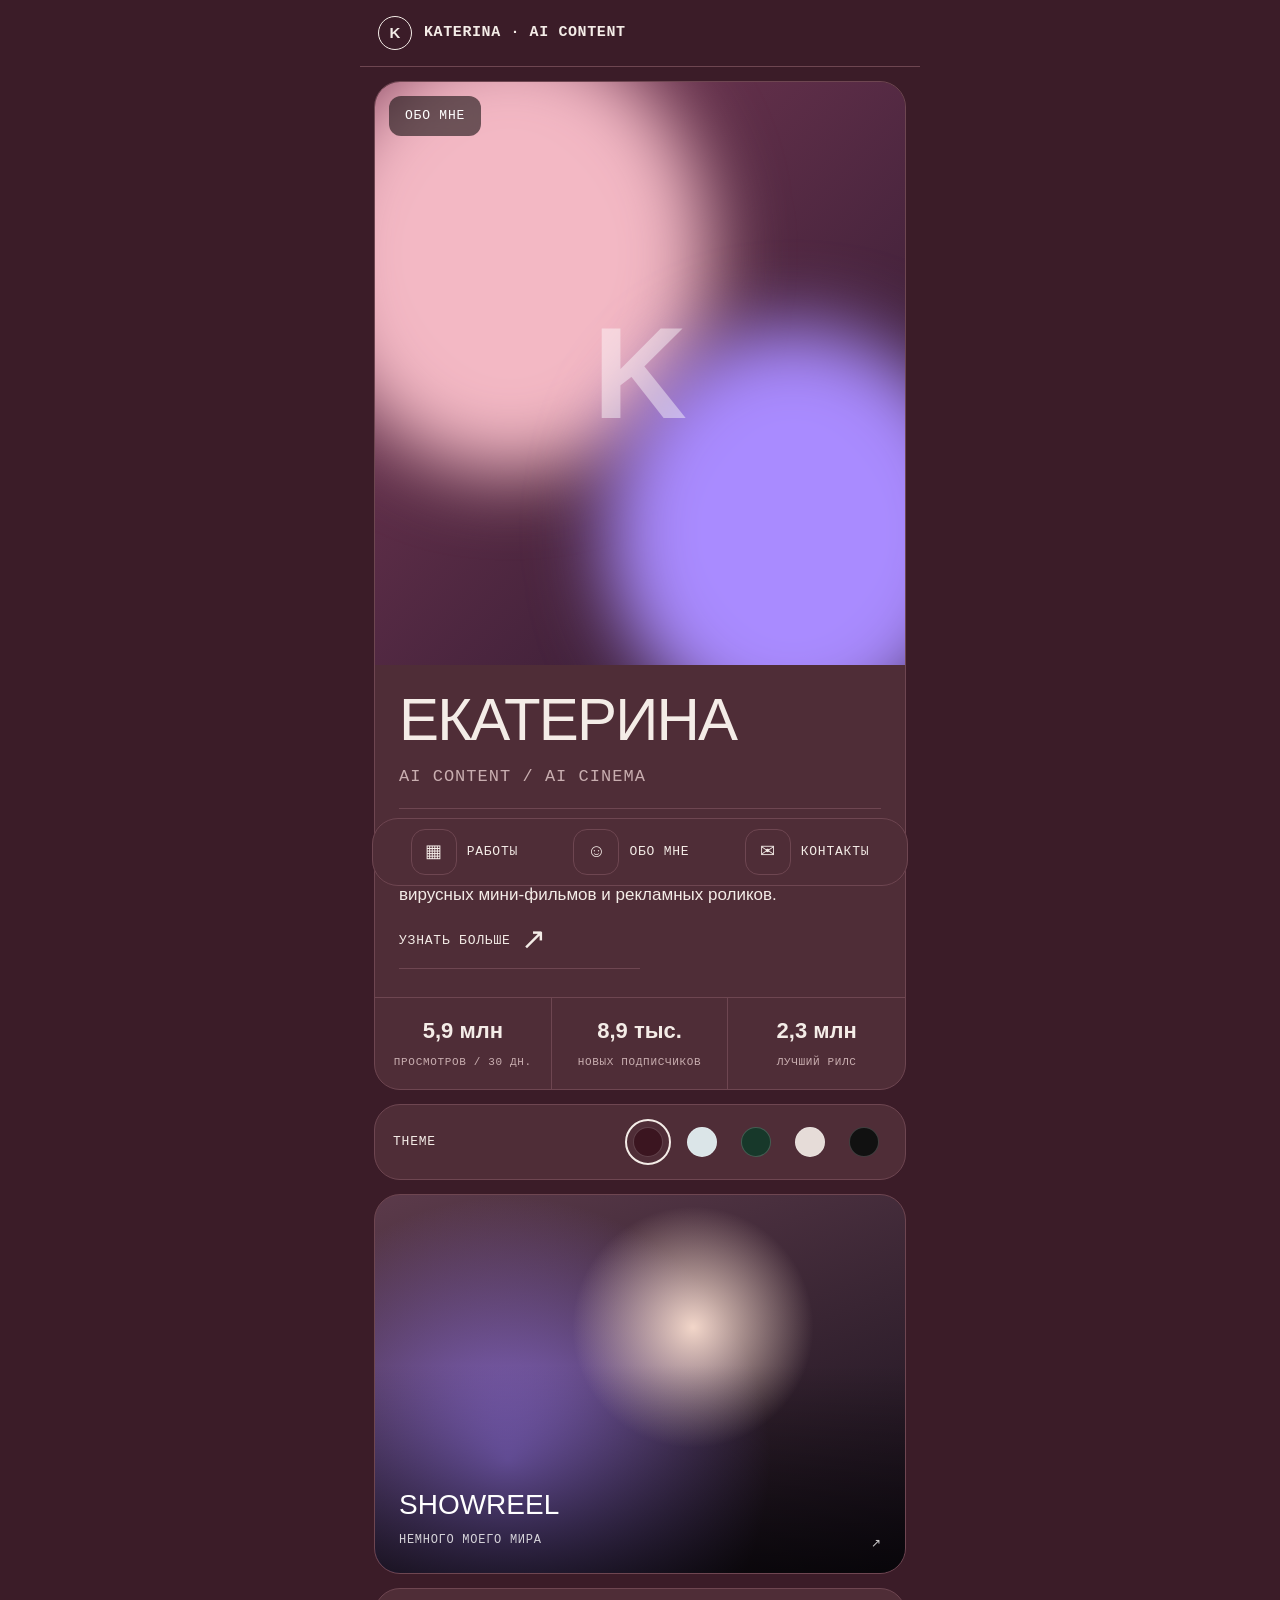
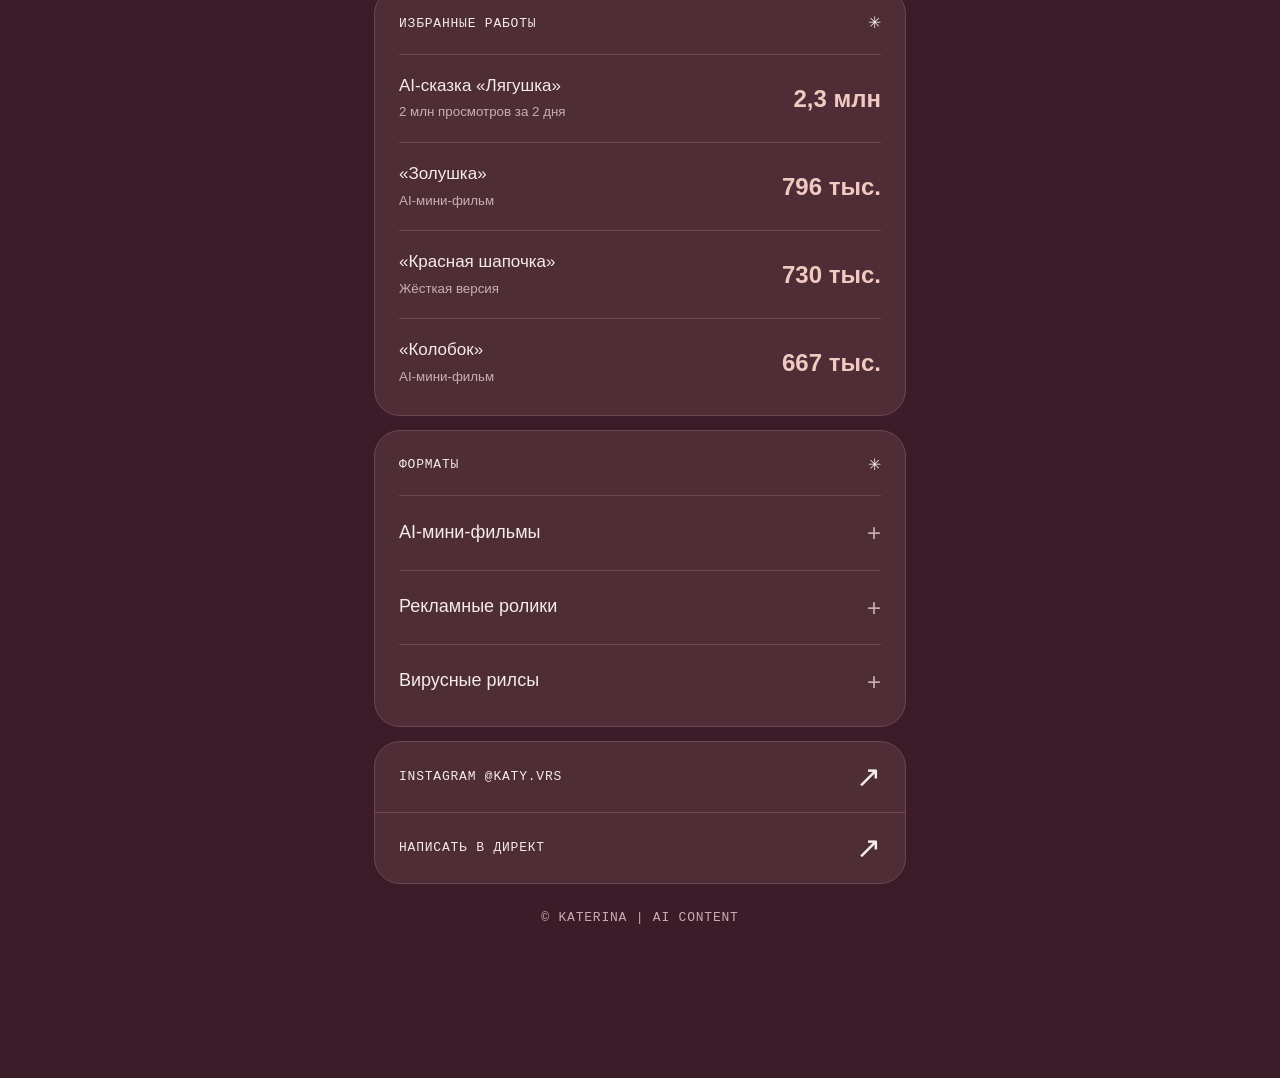
<file: index.html>
<!DOCTYPE html>
<html lang="ru">
<head>
<meta charset="utf-8">
<meta name="viewport" content="width=device-width, initial-scale=1, viewport-fit=cover">
<title>Екатерина | AI Content — кино без камеры и студии</title>
<style>
:root{--bg:#3b1c28;--card:#4f2d37;--line:#6e4651;--text:#f4ece7;--muted:#c9aeb0;--accent:#f0c9c0;box-sizing:border-box;padding-top:env(safe-area-inset-top,0px)}
:root[data-theme="ice"]{--bg:#dfe7ea;--card:#eef3f5;--line:#bccdd3;--text:#1b2a30;--muted:#5d7078;--accent:#3e6b7a}
:root[data-theme="green"]{--bg:#12301f;--card:#1c4430;--line:#34624a;--text:#e8f1ea;--muted:#9fbfaa;--accent:#bfe3c9}
:root[data-theme="cream"]{--bg:#ece3df;--card:#f6efec;--line:#d6c8c2;--text:#2a1f1f;--muted:#7a6a68;--accent:#a8554a}
:root[data-theme="black"]{--bg:#0c0c0c;--card:#1a1a1a;--line:#333;--text:#f2f2f2;--muted:#9a9a9a;--accent:#fff}
*{box-sizing:border-box}
html{scroll-behavior:smooth;scroll-padding-top:16px}
body{margin:0;background:var(--bg);color:var(--text);font-family:"Helvetica Neue",Helvetica,Arial,sans-serif;line-height:1.55;transition:background .3s,color .3s}
.mono{font-family:ui-monospace,"SF Mono",Menlo,Consolas,monospace;text-transform:uppercase;letter-spacing:.06em;font-size:13px}
.wrap{max-width:560px;margin:0 auto;padding:0 14px 130px}
.top{display:flex;align-items:center;gap:12px;padding:16px 4px;border-bottom:1px solid var(--line);margin:0 -14px 14px;padding-left:18px}
.top b{font-size:15px;letter-spacing:.04em}
.logo{width:34px;height:34px;border-radius:50%;border:1.5px solid var(--text);display:grid;place-items:center;font-weight:700;font-size:15px}
.card{background:var(--card);border:1px solid var(--line);border-radius:26px;margin-bottom:14px;overflow:hidden;transition:background .3s}
.photo{position:relative;aspect-ratio:1/1.1;overflow:hidden;background:linear-gradient(135deg,#7a3a55,#2c1830)}
.photo::before,.photo::after{content:"";position:absolute;border-radius:50%;filter:blur(38px);animation:float 9s ease-in-out infinite alternate}
.photo::before{width:75%;height:75%;left:-12%;top:-8%;background:#f3b8c4}
.photo::after{width:70%;height:70%;right:-14%;bottom:-12%;background:#a98bff;animation-duration:13s;animation-direction:alternate-reverse}
@keyframes float{to{transform:translate(28%,20%) scale(1.3)}}
.mk{position:absolute;inset:0;z-index:1;display:grid;place-items:center;font-size:130px;font-weight:800;color:#ffffff70;animation:pulse 4s ease-in-out infinite}
@keyframes pulse{50%{transform:scale(1.08);opacity:.6}}
.reel{background-size:170% 170%;animation:pan 12s ease-in-out infinite alternate}
@keyframes pan{to{background-position:100% 100%}}
.rv{opacity:0;transform:translateY(26px);transition:opacity .7s ease,transform .7s ease}
.rv.in{opacity:1;transform:none}
@media (prefers-reduced-motion:reduce){*{animation:none!important;transition:none!important}.rv{opacity:1;transform:none}}
.pill{position:absolute;top:14px;left:14px;z-index:2;padding:10px 16px;border-radius:12px;background:#0000008c;color:#fff;backdrop-filter:blur(6px)}
.body{padding:26px 24px 28px}
h1{font-size:clamp(34px,11vw,60px);line-height:.95;margin:0 0 16px;letter-spacing:-.03em;font-weight:500;text-transform:uppercase}
.role{color:var(--muted);margin:0 0 20px}
hr{border:0;border-top:1px solid var(--line);margin:0 0 20px}
.body p{margin:0 0 18px;font-size:17px}
.more{display:inline-flex;gap:10px;align-items:center;color:var(--text);text-decoration:none;padding-bottom:12px;border-bottom:1px solid var(--line);min-width:50%}
.stats{display:grid;grid-template-columns:repeat(3,1fr);gap:0;border-top:1px solid var(--line)}
.stats div{padding:16px 10px;text-align:center;border-right:1px solid var(--line)}
.stats div:last-child{border:0}
.stats b{display:block;font-size:22px;font-weight:600}
.stats span{color:var(--muted);font-size:11px}
.theme{display:flex;align-items:center;justify-content:space-between;padding:14px 18px}
.dots{display:flex;gap:8px}
.dot{width:46px;height:46px;border-radius:50%;border:2px solid transparent;background:transparent;display:grid;place-items:center;cursor:pointer;padding:0}
.dot i{width:30px;height:30px;border-radius:50%;display:block;border:1px solid #ffffff30}
.dot[aria-pressed="true"]{border-color:var(--text)}
.reel{position:relative;min-height:380px;display:flex;align-items:flex-end;text-decoration:none;color:#fff;background:radial-gradient(circle at 60% 35%,#f2d6c9 0,transparent 30%),radial-gradient(circle at 25% 70%,#8a6bd1 0,transparent 55%),linear-gradient(160deg,#5b3a4a,#17101c)}
.reel::before{content:"";position:absolute;inset:0;background:linear-gradient(transparent 45%,#000000a8)}
.reel div{position:relative;display:flex;justify-content:space-between;align-items:flex-end;width:100%;padding:24px}
.reel h2{margin:0;font-size:28px;font-weight:500;text-transform:uppercase}
.reel span{display:block;opacity:.8;margin-top:4px;font-size:12px}
.arrow{font-size:30px;line-height:1}
.sec{padding:22px 24px 8px}
.sec>.h{display:flex;justify-content:space-between;align-items:center;padding-bottom:18px;border-bottom:1px solid var(--line)}
details{border-bottom:1px solid var(--line)}
details:last-child{border:0}
summary{list-style:none;cursor:pointer;display:flex;justify-content:space-between;align-items:center;padding:18px 0;font-size:18px}
summary::-webkit-details-marker{display:none}
summary::after{content:"+";font-size:24px;color:var(--muted)}
details[open] summary::after{content:"–"}
details p{margin:0 0 18px;color:var(--muted);font-size:15px}
.work{display:flex;justify-content:space-between;gap:12px;align-items:center;padding:18px 0;border-bottom:1px solid var(--line)}
.work:last-child{border:0}
.work b{display:block;font-size:17px;font-weight:500}
.work small{color:var(--muted)}
.work .n{font-size:24px;font-weight:600;color:var(--accent);white-space:nowrap}
.btn{display:flex;justify-content:space-between;align-items:center;padding:20px 24px;color:var(--text);text-decoration:none;border-bottom:1px solid var(--line);font-size:17px}
.btn:last-child{border:0}
nav{position:fixed;left:0;right:0;bottom:calc(14px + env(safe-area-inset-bottom,0px));z-index:20;display:flex;justify-content:center;padding:0 12px;pointer-events:none}
nav div{pointer-events:auto;width:100%;max-width:536px;display:flex;justify-content:space-around;padding:10px;border-radius:26px;background:var(--card);border:1px solid var(--line);backdrop-filter:blur(10px)}
nav a{display:flex;align-items:center;gap:10px;color:var(--text);text-decoration:none;font-size:11px}
nav a span:first-child{width:46px;height:46px;border-radius:14px;border:1px solid var(--line);display:grid;place-items:center;font-size:18px}
footer{text-align:center;color:var(--muted);font-size:12px;padding:10px 0 20px}
</style>
</head>
<body>
<div class="wrap">
  <div class="top"><div class="logo">K</div><b class="mono">Katerina · AI Content</b></div>

  <section class="card" id="about">
    <div class="photo"><span class="pill mono">Обо мне</span><b class="mk">K</b></div>
    <div class="body">
      <h1>Екатерина</h1>
      <p class="role mono">AI Content / AI Cinema</p>
      <hr>
      <p>Снимаю кино без камеры и студии: оживляю истории с помощью нейросетей. Многодетная мама в мире AI, автор вирусных мини-фильмов и рекламных роликов.</p>
      <a class="more mono" href="https://instagram.com/katy.vrs" target="_blank" rel="noopener">Узнать больше <span class="arrow">↗</span></a>
    </div>
    <div class="stats">
      <div><b>5,9 млн</b><span class="mono">просмотров / 30 дн.</span></div>
      <div><b>8,9 тыс.</b><span class="mono">новых подписчиков</span></div>
      <div><b>2,3 млн</b><span class="mono">лучший рилс</span></div>
    </div>
  </section>

  <div class="card theme">
    <span class="mono">Theme</span>
    <div class="dots" id="dots">
      <button class="dot" data-t="wine" aria-label="Бордовая тема" aria-pressed="true"><i style="background:#3b1520"></i></button>
      <button class="dot" data-t="ice" aria-label="Светлая голубая тема" aria-pressed="false"><i style="background:#dbe5e8"></i></button>
      <button class="dot" data-t="green" aria-label="Зелёная тема" aria-pressed="false"><i style="background:#17382a"></i></button>
      <button class="dot" data-t="cream" aria-label="Кремовая тема" aria-pressed="false"><i style="background:#e6dcd8"></i></button>
      <button class="dot" data-t="black" aria-label="Чёрная тема" aria-pressed="false"><i style="background:#111"></i></button>
    </div>
  </div>

  <a class="card reel" id="works" href="https://instagram.com/katy.vrs" target="_blank" rel="noopener">
    <div><h2>Showreel<span class="mono">Немного моего мира</span></h2><span class="arrow">↗</span></div>
  </a>

  <section class="card sec">
    <div class="h"><span class="mono">Избранные работы</span><span>✳</span></div>
    <div class="work"><div><b>AI-сказка «Лягушка»</b><small>2 млн просмотров за 2 дня</small></div><span class="n">2,3 млн</span></div>
    <div class="work"><div><b>«Золушка»</b><small>AI-мини-фильм</small></div><span class="n">796 тыс.</span></div>
    <div class="work"><div><b>«Красная шапочка»</b><small>Жёсткая версия</small></div><span class="n">730 тыс.</span></div>
    <div class="work"><div><b>«Колобок»</b><small>AI-мини-фильм</small></div><span class="n">667 тыс.</span></div>
  </section>

  <section class="card sec">
    <div class="h"><span class="mono">Форматы</span><span>✳</span></div>
    <details><summary>AI-мини-фильмы</summary><p>Идея, сценарий, раскадровка, генерация кадров и видео, монтаж и звук.</p></details>
    <details><summary>Рекламные ролики</summary><p>Короткие ролики для кафе и брендов: персонажи-маскоты, стиль Pixar, динамичный сюжет на 15–30 секунд.</p></details>
    <details><summary>Вирусные рилсы</summary><p>Истории, которые досматривают и пересылают: сказки, сюжеты с неожиданным поворотом.</p></details>
  </section>

  <section class="card" id="contacts">
    <a class="btn" href="https://instagram.com/katy.vrs" target="_blank" rel="noopener"><span class="mono">Instagram @katy.vrs</span><span class="arrow">↗</span></a>
    <a class="btn" href="https://ig.me/m/katy.vrs" target="_blank" rel="noopener"><span class="mono">Написать в директ</span><span class="arrow">↗</span></a>
  </section>
  <footer class="mono">© Katerina | AI Content</footer>
</div>

<nav><div>
  <a href="#works"><span>▦</span><span class="mono">Работы</span></a>
  <a href="#about"><span>☺</span><span class="mono">Обо мне</span></a>
  <a href="#contacts"><span>✉</span><span class="mono">Контакты</span></a>
</div></nav>

<script>
(function(){
  var root=document.documentElement,dots=document.querySelectorAll('.dot');
  function set(t){
    if(t==='wine')root.removeAttribute('data-theme');else root.setAttribute('data-theme',t);
    dots.forEach(function(d){d.setAttribute('aria-pressed',d.dataset.t===t?'true':'false')});
  }
  try{var s=localStorage.getItem('theme');if(s)set(s)}catch(e){}
  dots.forEach(function(d){d.addEventListener('click',function(){
    set(d.dataset.t);try{localStorage.setItem('theme',d.dataset.t)}catch(e){}
  })});
  var els=document.querySelectorAll('.card,.work');
  if('IntersectionObserver' in window){
    var io=new IntersectionObserver(function(es){es.forEach(function(e){if(e.isIntersecting){e.target.classList.add('in');io.unobserve(e.target)}})},{threshold:.12});
    els.forEach(function(el){el.classList.add('rv');io.observe(el)});
  }
})();
</script>
</body>
</html>
</file>
